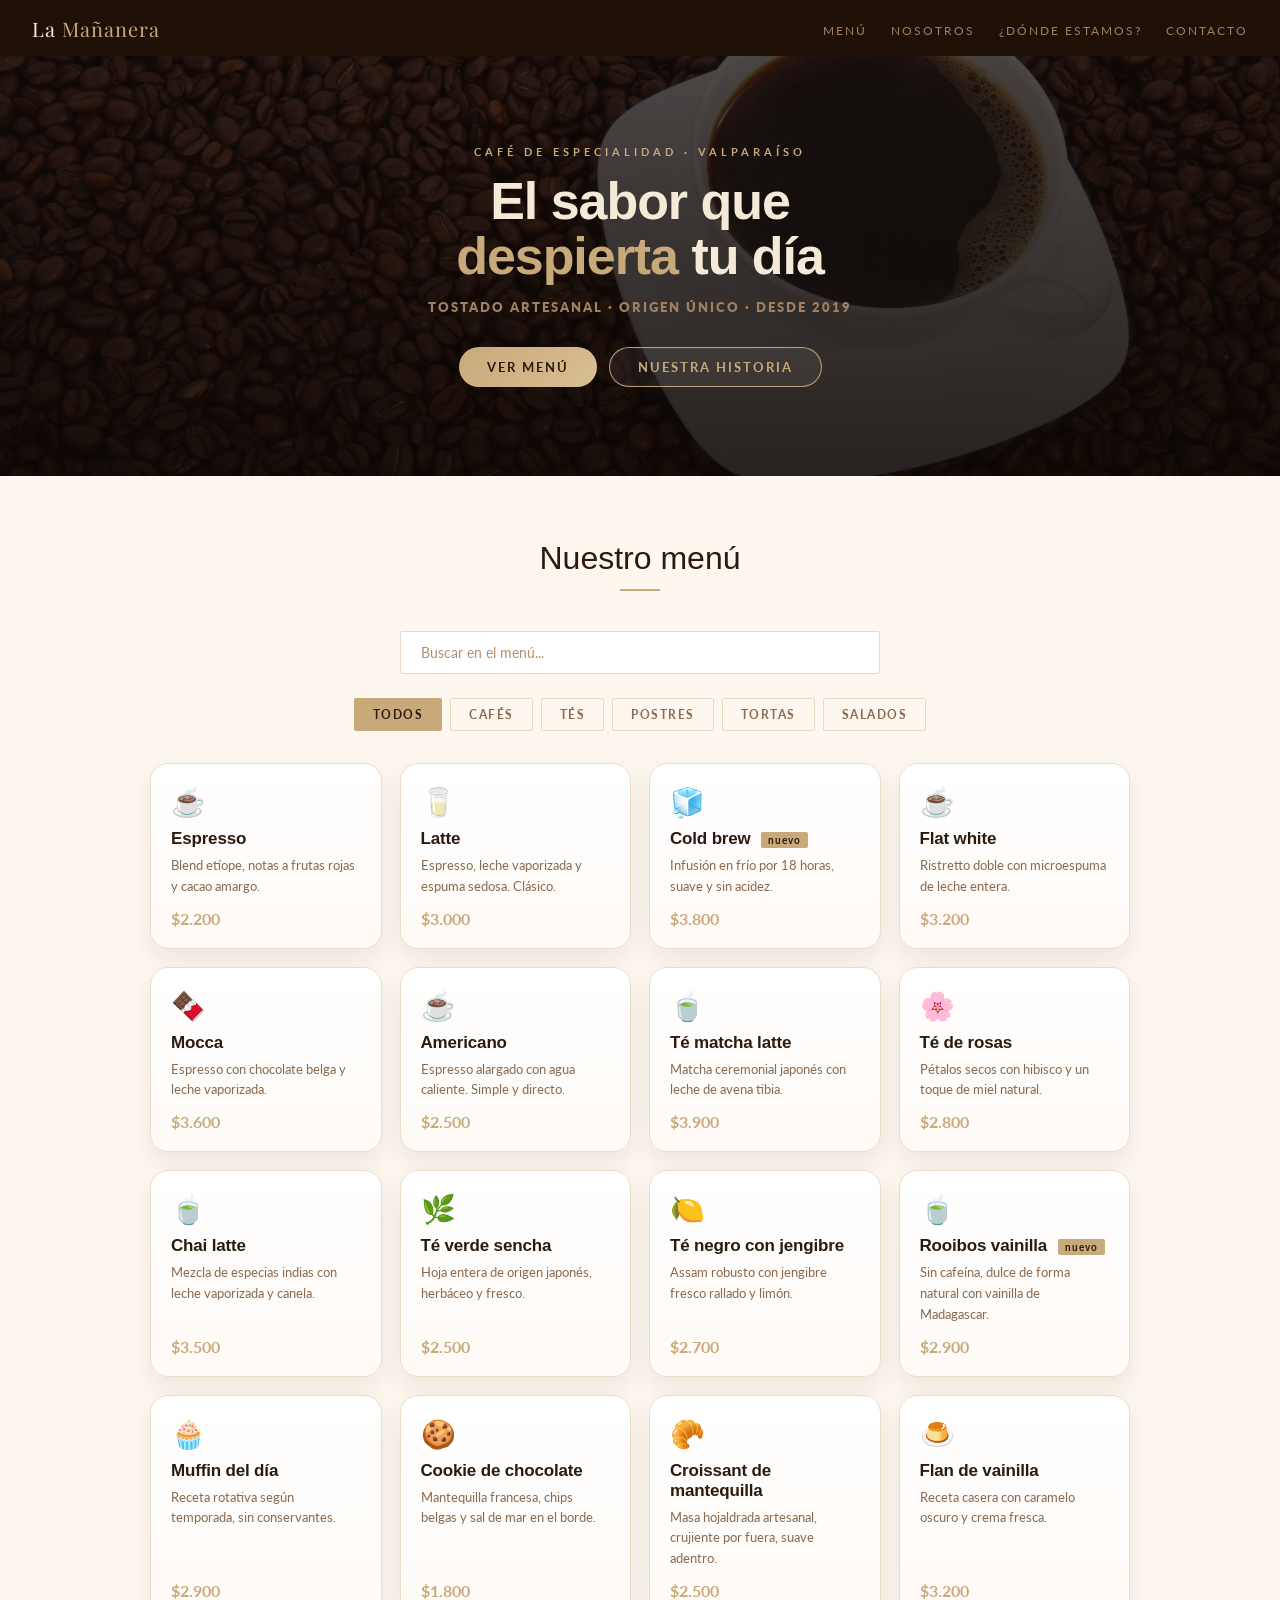
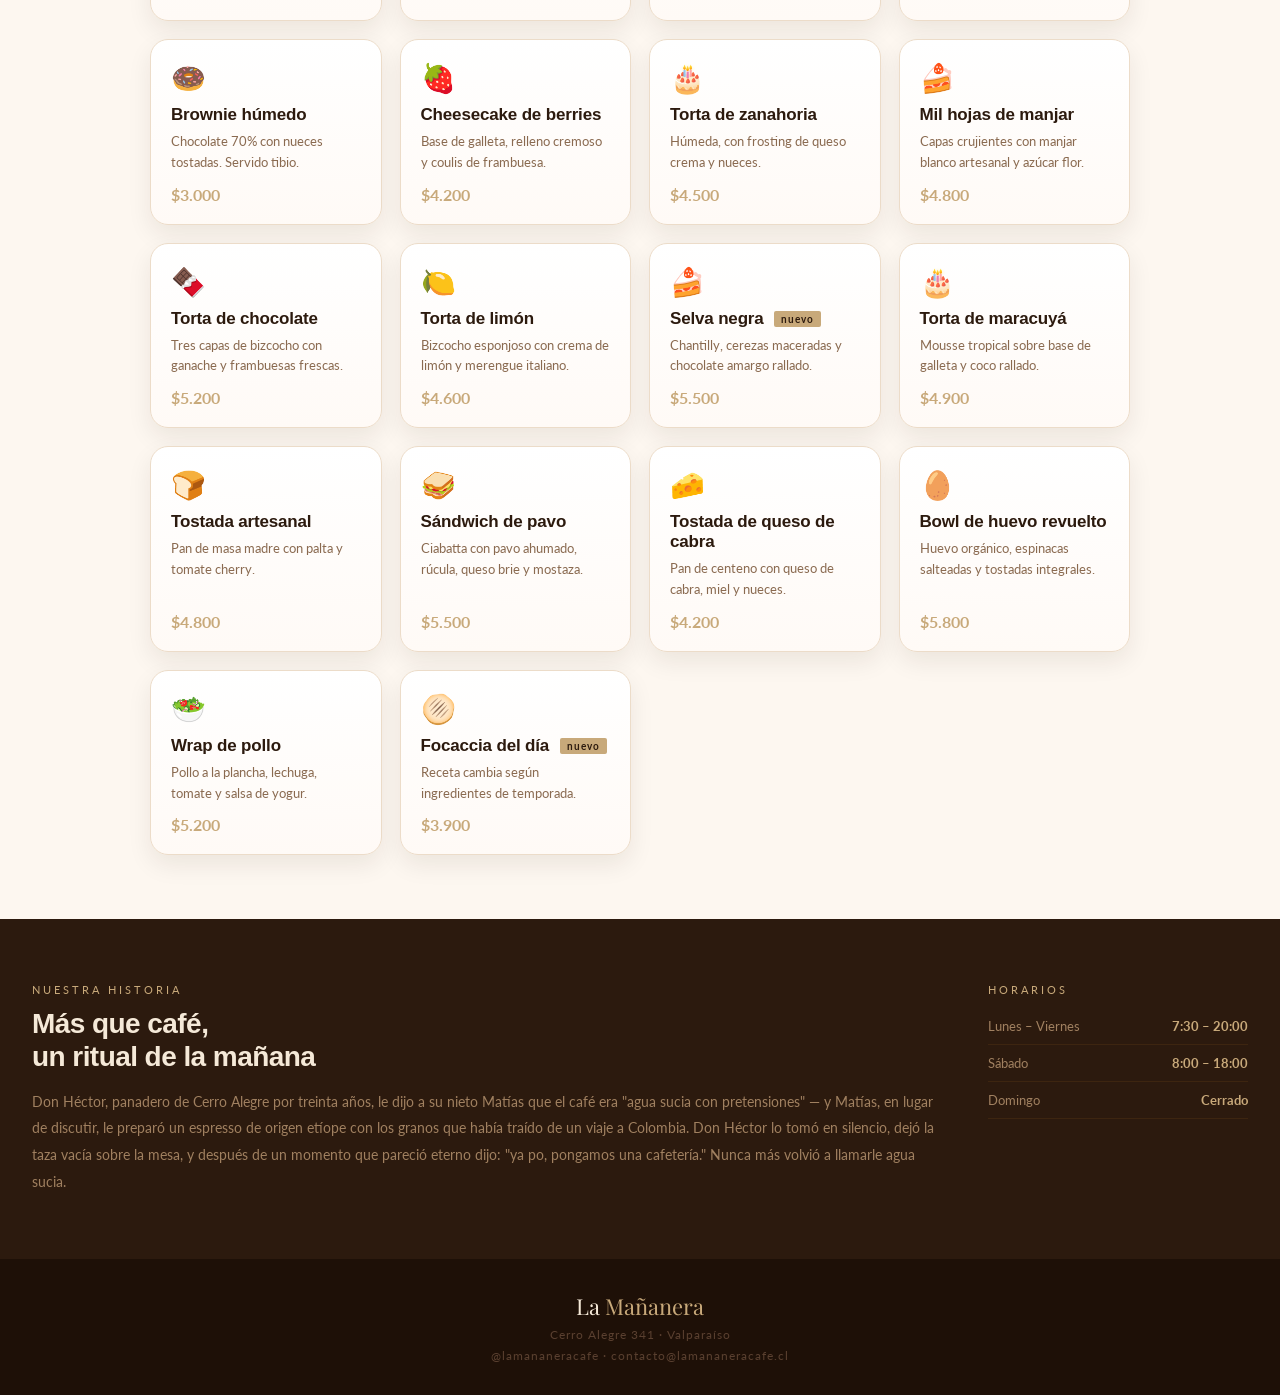
<file: index.html>
<!DOCTYPE html>
<html lang="es">
<head>
  <meta charset="UTF-8" />
  <meta name="viewport" content="width=device-width, initial-scale=1.0" />
  <title>La Mañanera - Café de Especialidad</title>
  <link rel="stylesheet" href="style.css" />
  <link rel="preconnect" href="https://fonts.googleapis.com" />
  <link href="https://fonts.googleapis.com/css2?family=Playfair+Display:ital,wght@0,400;0,600;1,400&family=Lato:wght@300;400;700&display=swap" rel="stylesheet" />
  <link rel="preload" as="image" href="img/fondo.webp">
  <link rel="icon" type="image/png" href="img/favicon.svg" />
</head>
<body>

  <!-- NAVBAR -->
  <nav class="nav">
    <div class="nav-logo">La <span>Mañanera</span></div>
    <button class="hamburger" id="hamburger" aria-label="Abrir menú">
      <span></span><span></span><span></span>
    </button>
    <ul class="nav-links" id="navLinks">
      <li><a href="#menu" onclick="closeMenu()">Menú</a></li>
      <li><a href="#nosotros" onclick="closeMenu()">Nosotros</a></li>
      <li><a href="ubicacion.html">¿Dónde estamos?</a></li>
      <li><a href="contacto.html">Contacto</a></li>
    </ul>
  </nav>

  <!-- HERO -->
  <section class="hero">
    <p class="hero-tag">Café de especialidad · Valparaíso</p>
    <h1 class="hero-title">El sabor que<br><em>despierta</em> tu día</h1>
    <p class="hero-sub">Tostado artesanal · Origen único · Desde 2019</p>
    <div class="hero-btns">
      <a href="#menu" class="btn-primary">Ver menú</a>
      <a href="#nosotros" class="btn-secondary">Nuestra historia</a>
    </div>
  </section>

  <!-- MENÚ -->
  <section class="section" id="menu">
    <h2 class="section-title">Nuestro menú</h2>
    <div class="section-line"></div>

    <!-- BUSCADOR -->
    <div class="menu-search-wrap">
      <input type="text" id="menuSearch" class="menu-search" placeholder="Buscar en el menú..." />
    </div>

    <!-- FILTROS -->
    <div class="menu-filters">
      <button class="filter-btn active" data-cat="todos">Todos</button>
      <button class="filter-btn" data-cat="cafes">Cafés</button>
      <button class="filter-btn" data-cat="tes">Tés</button>
      <button class="filter-btn" data-cat="postres">Postres</button>
      <button class="filter-btn" data-cat="tortas">Tortas</button>
      <button class="filter-btn" data-cat="salados">Salados</button>
    </div>

    <!-- SIN RESULTADOS -->
    <p class="menu-empty" id="menuEmpty" style="display:none;">No se encontraron productos.</p>

    <!-- GRID DE PRODUCTOS -->
    <div class="menu-grid" id="menuGrid">

      <!-- CAFÉS -->
      <div class="menu-card" data-cat="cafes">
        <div class="menu-icon">☕</div>
        <p class="menu-name">Espresso</p>
        <p class="menu-desc">Blend etíope, notas a frutas rojas y cacao amargo.</p>
        <span class="menu-price">$2.200</span>
      </div>
      <div class="menu-card" data-cat="cafes">
        <div class="menu-icon">🥛</div>
        <p class="menu-name">Latte</p>
        <p class="menu-desc">Espresso, leche vaporizada y espuma sedosa. Clásico.</p>
        <span class="menu-price">$3.000</span>
      </div>
      <div class="menu-card" data-cat="cafes">
        <div class="menu-icon">🧊</div>
        <p class="menu-name">Cold brew <span class="badge-new">nuevo</span></p>
        <p class="menu-desc">Infusión en frío por 18 horas, suave y sin acidez.</p>
        <span class="menu-price">$3.800</span>
      </div>
      <div class="menu-card" data-cat="cafes">
        <div class="menu-icon">☕</div>
        <p class="menu-name">Flat white</p>
        <p class="menu-desc">Ristretto doble con microespuma de leche entera.</p>
        <span class="menu-price">$3.200</span>
      </div>
      <div class="menu-card" data-cat="cafes">
        <div class="menu-icon">🍫</div>
        <p class="menu-name">Mocca</p>
        <p class="menu-desc">Espresso con chocolate belga y leche vaporizada.</p>
        <span class="menu-price">$3.600</span>
      </div>
      <div class="menu-card" data-cat="cafes">
        <div class="menu-icon">☕</div>
        <p class="menu-name">Americano</p>
        <p class="menu-desc">Espresso alargado con agua caliente. Simple y directo.</p>
        <span class="menu-price">$2.500</span>
      </div>

      <!-- TÉS -->
      <div class="menu-card" data-cat="tes">
        <div class="menu-icon">🍵</div>
        <p class="menu-name">Té matcha latte</p>
        <p class="menu-desc">Matcha ceremonial japonés con leche de avena tibia.</p>
        <span class="menu-price">$3.900</span>
      </div>
      <div class="menu-card" data-cat="tes">
        <div class="menu-icon">🌸</div>
        <p class="menu-name">Té de rosas</p>
        <p class="menu-desc">Pétalos secos con hibisco y un toque de miel natural.</p>
        <span class="menu-price">$2.800</span>
      </div>
      <div class="menu-card" data-cat="tes">
        <div class="menu-icon">🍵</div>
        <p class="menu-name">Chai latte</p>
        <p class="menu-desc">Mezcla de especias indias con leche vaporizada y canela.</p>
        <span class="menu-price">$3.500</span>
      </div>
      <div class="menu-card" data-cat="tes">
        <div class="menu-icon">🌿</div>
        <p class="menu-name">Té verde sencha</p>
        <p class="menu-desc">Hoja entera de origen japonés, herbáceo y fresco.</p>
        <span class="menu-price">$2.500</span>
      </div>
      <div class="menu-card" data-cat="tes">
        <div class="menu-icon">🍋</div>
        <p class="menu-name">Té negro con jengibre</p>
        <p class="menu-desc">Assam robusto con jengibre fresco rallado y limón.</p>
        <span class="menu-price">$2.700</span>
      </div>
      <div class="menu-card" data-cat="tes">
        <div class="menu-icon">🍵</div>
        <p class="menu-name">Rooibos vainilla <span class="badge-new">nuevo</span></p>
        <p class="menu-desc">Sin cafeína, dulce de forma natural con vainilla de Madagascar.</p>
        <span class="menu-price">$2.900</span>
      </div>

      <!-- POSTRES -->
      <div class="menu-card" data-cat="postres">
        <div class="menu-icon">🧁</div>
        <p class="menu-name">Muffin del día</p>
        <p class="menu-desc">Receta rotativa según temporada, sin conservantes.</p>
        <span class="menu-price">$2.900</span>
      </div>
      <div class="menu-card" data-cat="postres">
        <div class="menu-icon">🍪</div>
        <p class="menu-name">Cookie de chocolate</p>
        <p class="menu-desc">Mantequilla francesa, chips belgas y sal de mar en el borde.</p>
        <span class="menu-price">$1.800</span>
      </div>
      <div class="menu-card" data-cat="postres">
        <div class="menu-icon">🥐</div>
        <p class="menu-name">Croissant de mantequilla</p>
        <p class="menu-desc">Masa hojaldrada artesanal, crujiente por fuera, suave adentro.</p>
        <span class="menu-price">$2.500</span>
      </div>
      <div class="menu-card" data-cat="postres">
        <div class="menu-icon">🍮</div>
        <p class="menu-name">Flan de vainilla</p>
        <p class="menu-desc">Receta casera con caramelo oscuro y crema fresca.</p>
        <span class="menu-price">$3.200</span>
      </div>
      <div class="menu-card" data-cat="postres">
        <div class="menu-icon">🍩</div>
        <p class="menu-name">Brownie húmedo</p>
        <p class="menu-desc">Chocolate 70% con nueces tostadas. Servido tibio.</p>
        <span class="menu-price">$3.000</span>
      </div>
      <div class="menu-card" data-cat="postres">
        <div class="menu-icon">🍓</div>
        <p class="menu-name">Cheesecake de berries</p>
        <p class="menu-desc">Base de galleta, relleno cremoso y coulis de frambuesa.</p>
        <span class="menu-price">$4.200</span>
      </div>

      <!-- TORTAS -->
      <div class="menu-card" data-cat="tortas">
        <div class="menu-icon">🎂</div>
        <p class="menu-name">Torta de zanahoria</p>
        <p class="menu-desc">Húmeda, con frosting de queso crema y nueces.</p>
        <span class="menu-price">$4.500</span>
      </div>
      <div class="menu-card" data-cat="tortas">
        <div class="menu-icon">🍰</div>
        <p class="menu-name">Mil hojas de manjar</p>
        <p class="menu-desc">Capas crujientes con manjar blanco artesanal y azúcar flor.</p>
        <span class="menu-price">$4.800</span>
      </div>
      <div class="menu-card" data-cat="tortas">
        <div class="menu-icon">🍫</div>
        <p class="menu-name">Torta de chocolate</p>
        <p class="menu-desc">Tres capas de bizcocho con ganache y frambuesas frescas.</p>
        <span class="menu-price">$5.200</span>
      </div>
      <div class="menu-card" data-cat="tortas">
        <div class="menu-icon">🍋</div>
        <p class="menu-name">Torta de limón</p>
        <p class="menu-desc">Bizcocho esponjoso con crema de limón y merengue italiano.</p>
        <span class="menu-price">$4.600</span>
      </div>
      <div class="menu-card" data-cat="tortas">
        <div class="menu-icon">🍰</div>
        <p class="menu-name">Selva negra <span class="badge-new">nuevo</span></p>
        <p class="menu-desc">Chantilly, cerezas maceradas y chocolate amargo rallado.</p>
        <span class="menu-price">$5.500</span>
      </div>
      <div class="menu-card" data-cat="tortas">
        <div class="menu-icon">🎂</div>
        <p class="menu-name">Torta de maracuyá</p>
        <p class="menu-desc">Mousse tropical sobre base de galleta y coco rallado.</p>
        <span class="menu-price">$4.900</span>
      </div>

      <!-- SALADOS -->
      <div class="menu-card" data-cat="salados">
        <div class="menu-icon">🍞</div>
        <p class="menu-name">Tostada artesanal</p>
        <p class="menu-desc">Pan de masa madre con palta y tomate cherry.</p>
        <span class="menu-price">$4.800</span>
      </div>
      <div class="menu-card" data-cat="salados">
        <div class="menu-icon">🥪</div>
        <p class="menu-name">Sándwich de pavo</p>
        <p class="menu-desc">Ciabatta con pavo ahumado, rúcula, queso brie y mostaza.</p>
        <span class="menu-price">$5.500</span>
      </div>
      <div class="menu-card" data-cat="salados">
        <div class="menu-icon">🧀</div>
        <p class="menu-name">Tostada de queso de cabra</p>
        <p class="menu-desc">Pan de centeno con queso de cabra, miel y nueces.</p>
        <span class="menu-price">$4.200</span>
      </div>
      <div class="menu-card" data-cat="salados">
        <div class="menu-icon">🥚</div>
        <p class="menu-name">Bowl de huevo revuelto</p>
        <p class="menu-desc">Huevo orgánico, espinacas salteadas y tostadas integrales.</p>
        <span class="menu-price">$5.800</span>
      </div>
      <div class="menu-card" data-cat="salados">
        <div class="menu-icon">🥗</div>
        <p class="menu-name">Wrap de pollo</p>
        <p class="menu-desc">Pollo a la plancha, lechuga, tomate y salsa de yogur.</p>
        <span class="menu-price">$5.200</span>
      </div>
      <div class="menu-card" data-cat="salados">
        <div class="menu-icon">🫓</div>
        <p class="menu-name">Focaccia del día <span class="badge-new">nuevo</span></p>
        <p class="menu-desc">Receta cambia según ingredientes de temporada.</p>
        <span class="menu-price">$3.900</span>
      </div>

    </div>
  </section>

  <!-- NOSOTROS -->
  <section class="about" id="nosotros">
    <div class="about-text">
      <span class="about-label">Nuestra historia</span>
      <h2 class="about-heading">Más que café,<br>un ritual de la mañana</h2>
      <p class="about-body">Don Héctor, panadero de Cerro Alegre por treinta años, le dijo a su nieto Matías que el café era "agua sucia con pretensiones" — y Matías, en lugar de discutir, le preparó un espresso de origen etíope con los granos que había traído de un viaje a Colombia. Don Héctor lo tomó en silencio, dejó la taza vacía sobre la mesa, y después de un momento que pareció eterno dijo: "ya po, pongamos una cafetería." Nunca más volvió a llamarle agua sucia.
</p>
    </div>
    <div class="about-hours" id="horarios">
      <span class="about-label">Horarios</span>
      <div class="hours">
        <div class="hour-row"><span>Lunes – Viernes</span><strong>7:30 – 20:00</strong></div>
        <div class="hour-row"><span>Sábado</span><strong>8:00 – 18:00</strong></div>
        <div class="hour-row"><span>Domingo</span><strong>Cerrado</strong></div>
      </div>
    </div>
  </section>

  <!-- FOOTER / CONTACTO -->
  <footer class="footer" id="contacto">
    <div class="footer-logo">La <span>Mañanera</span></div>
    <p class="footer-sub">Cerro Alegre 341 · Valparaíso</p>
    <p class="footer-sub">@lamananeracafe · contacto@lamananeracafe.cl</p>
  </footer>


<script>
  const cards = document.querySelectorAll('.menu-card');
  const filterBtns = document.querySelectorAll('.filter-btn');
  const searchInput = document.getElementById('menuSearch');
  const emptyMsg = document.getElementById('menuEmpty');

  let currentCat = 'todos';

  function filterMenu() {
    const query = searchInput.value.toLowerCase().trim();
    let visible = 0;

    cards.forEach(card => {
      const cat = card.dataset.cat;
      const text = card.innerText.toLowerCase();
      const matchCat = currentCat === 'todos' || cat === currentCat;
      const matchSearch = query === '' || text.includes(query);

      if (matchCat && matchSearch) {
        card.style.display = '';
        visible++;
      } else {
        card.style.display = 'none';
      }
    });

    emptyMsg.style.display = visible === 0 ? 'block' : 'none';
  }

  filterBtns.forEach(btn => {
    btn.addEventListener('click', () => {
      filterBtns.forEach(b => b.classList.remove('active'));
      btn.classList.add('active');
      currentCat = btn.dataset.cat;
      filterMenu();
    });
  });

  searchInput.addEventListener('input', filterMenu);
</script>

<script>
  const hamburger = document.getElementById('hamburger');
  const navLinks = document.getElementById('navLinks');
  hamburger.addEventListener('click', () => {
    navLinks.classList.toggle('open');
    hamburger.classList.toggle('active');
  });
  function closeMenu() {
    navLinks.classList.remove('open');
    hamburger.classList.remove('active');
  }
</script>

</body>
</html>
</file>
<file: style.css>
/* ===== RESET & BASE ===== */
*, *::before, *::after { box-sizing: border-box; margin: 0; padding: 0; }

body {
  font-family: 'Lato', sans-serif;
  background: #fdf7f0;
  color: #2c1a0e;
}

a { text-decoration: none; }

/* ===== NAVBAR ===== */
.nav {
  background: #1e1007;
  padding: 0 2rem;
  display: flex;
  align-items: center;
  justify-content: space-between;
  height: 56px;
  position: sticky;
  top: 0;
  z-index: 100;
}

.nav-logo {
  font-family: 'Playfair Display', serif;
  font-size: 20px;
  color: #f5e9d8;
  letter-spacing: 1px;
}

.nav-logo span { color: #c8a97a; }

.nav-links {
  display: flex;
  gap: 24px;
  list-style: none;
}

.nav-links a {
  font-size: 12px;
  color: #a08060;
  letter-spacing: 2px;
  text-transform: uppercase;
  transition: color 0.2s;
}

.nav-links a:hover { color: #c8a97a; }

/* ===== HERO ===== */
.hero {
  position: relative;
  min-height: 420px;
  display: flex;
  align-items: center;
  justify-content: center;
  flex-direction: column;
  text-align: center;
  padding: 4rem 2rem;
  overflow: hidden;
  background-color: #3a2a1a;
  background:
    linear-gradient(rgba(20, 12, 8, 0.68), rgba(20, 12, 8, 0.82)),
    url('img/fondo.webp') center/cover no-repeat;
}

.hero::before {
  content: "";
  position: absolute;
  inset: 0;
  background: linear-gradient(180deg, rgba(0, 0, 0, 0.15) 0%, rgba(0, 0, 0, 0.35) 100%);
  z-index: 0;
}

.hero > * {
  position: relative;
  z-index: 1;
}

.hero-tag {
  font-size: 11px;
  letter-spacing: 4px;
  text-transform: uppercase;
  color: #c8a97a;
  margin-bottom: 1rem;
  font-weight: 700;
}

.hero-title {
  font-family: "SF Pro Display", -apple-system, BlinkMacSystemFont, "Segoe UI", Arial, sans-serif;
  font-size: 52px;
  font-weight: 600;
  color: #f5e9d8;
  line-height: 1.05;
  letter-spacing: -0.02em;
  margin-bottom: 1rem;
}

.hero-title em {
  font-family: inherit;
  font-style: normal;
  font-weight: 700;
  color: #c8a97a;
}

.hero-sub {
  font-size: 13px;
  font-weight: 800;
  color: #a08060;
  letter-spacing: 2px;
  text-transform: uppercase;
  margin-bottom: 2rem;
}

.hero-btns {
  display: flex;
  gap: 12px;
  flex-wrap: wrap;
  justify-content: center;
}

.btn-primary {
  display: inline-flex;
  align-items: center;
  justify-content: center;
  background: linear-gradient(135deg, #c8a97a 0%, #d9bf93 100%);
  color: #2c1a0e;
  padding: 12px 28px;
  font-family: 'Lato', sans-serif;
  font-size: 13px;
  font-weight: 700;
  letter-spacing: 2px;
  text-transform: uppercase;
  border-radius: 999px;
  box-shadow: 0 8px 18px rgba(44, 26, 14, 0.18);
  transition: transform 0.18s ease, box-shadow 0.18s ease, background 0.18s ease;
}

.btn-primary:hover {
  background: linear-gradient(135deg, #d4b98a 0%, #e2caa8 100%);
  transform: translateY(-2px);
  box-shadow: 0 12px 24px rgba(44, 26, 14, 0.22);
}

.btn-secondary {
  display: inline-flex;
  align-items: center;
  justify-content: center;
  background: rgba(255, 255, 255, 0.06);
  color: #c8a97a;
  padding: 11px 28px;
  border: 1.5px solid rgba(200, 169, 122, 0.9);
  font-family: 'Lato', sans-serif;
  font-size: 13px;
  font-weight: 700;
  letter-spacing: 2px;
  text-transform: uppercase;
  border-radius: 999px;
  box-shadow: inset 0 0 0 1px rgba(255, 255, 255, 0.04);
  transition: transform 0.18s ease, background 0.18s ease, box-shadow 0.18s ease, color 0.18s ease;
}

.btn-secondary:hover {
  background: rgba(200, 169, 122, 0.12);
  color: #f2dfc2;
  transform: translateY(-2px);
  box-shadow: 0 10px 20px rgba(44, 26, 14, 0.14);
}

/* ===== SECCIÓN MENÚ ===== */
.section {
  padding: 4rem 2rem;
  background: #fdf7f0;
}

.section-title {
  font-family: "SF Pro Display", -apple-system, BlinkMacSystemFont, "Segoe UI", Arial, sans-serif;
  font-size: 32px;
  color: #2c1a0e;
  text-align: center;
  font-weight: 400;
}

.section-line {
  width: 40px;
  height: 2px;
  background: #c8a97a;
  margin: 0.75rem auto 2.5rem;
}

.menu-grid {
  display: grid;
  grid-template-columns: repeat(auto-fit, minmax(220px, 1fr));
  gap: 18px;
  align-items: stretch;
  max-width: 980px;
  margin: 0 auto;
}

.menu-card {
  display: flex;
  flex-direction: column;
  height: 100%;
  background: linear-gradient(180deg, #fff 0%, #fffaf6 100%);
  border: 1px solid #ecdcc9;
  border-radius: 18px;
  padding: 1.25rem;
  box-shadow: 0 10px 24px rgba(44, 26, 14, 0.08);
  transition: transform 0.18s ease, box-shadow 0.18s ease;
}

.menu-card:hover {
  transform: translateY(-3px);
  box-shadow: 0 14px 30px rgba(44, 26, 14, 0.12);
}

.menu-icon { font-size: 28px; margin-bottom: 10px; }

.menu-name {
  font-family: "SF Pro Display", -apple-system, BlinkMacSystemFont, "Segoe UI", Arial, sans-serif;
  font-size: 17px;
  font-weight: 700;
  color: #2c1a0e;
  letter-spacing: -0.01em;
  margin-bottom: 6px;
}

.menu-desc {
  font-size: 13px;
  color: #8a6a50;
  line-height: 1.6;
  margin-bottom: 12px;
}

.menu-price {
  margin-top: auto;
  font-size: 16px;
  font-weight: 700;
  color: #c8a97a;
}

/* ===== BUSCADOR ===== */
.menu-search-wrap {
  max-width: 480px;
  margin: 0 auto 1.5rem;
  position: relative;
}

.menu-search {
  width: 100%;
  padding: 12px 20px;
  font-family: 'Lato', sans-serif;
  font-size: 14px;
  color: #2c1a0e;
  background: #fff;
  border: 1px solid #e8d8c4;
  border-radius: 2px;
  outline: none;
  transition: border-color 0.2s;
}

.menu-search::placeholder { color: #b09070; }
.menu-search:focus { border-color: #c8a97a; }

/* ===== FILTROS ===== */
.menu-filters {
  display: flex;
  gap: 8px;
  flex-wrap: wrap;
  justify-content: center;
  margin-bottom: 2rem;
}

.filter-btn {
  background: transparent;
  border: 1px solid #e8d8c4;
  color: #8a6a50;
  padding: 8px 18px;
  font-family: 'Lato', sans-serif;
  font-size: 12px;
  font-weight: 700;
  letter-spacing: 1.5px;
  text-transform: uppercase;
  border-radius: 2px;
  cursor: pointer;
  transition: all 0.2s;
}

.filter-btn:hover {
  border-color: #c8a97a;
  color: #c8a97a;
}

.filter-btn.active {
  background: #c8a97a;
  border-color: #c8a97a;
  color: #2c1a0e;
}

/* SIN RESULTADOS */
.menu-empty {
  text-align: center;
  color: #b09070;
  font-size: 14px;
  padding: 2rem 0;
  font-style: italic;
}

.badge-new {
  background: #c8a97a;
  color: #2c1a0e;
  font-size: 10px;
  font-weight: 700;
  letter-spacing: 1px;
  padding: 2px 7px;
  border-radius: 2px;
  vertical-align: middle;
  margin-left: 6px;
  font-family: 'Lato', sans-serif;
}

/* ===== NOSOTROS + HORARIOS ===== */
.about {
  background: #2c1a0e;
  padding: 4rem 2rem;
  display: flex;
  gap: 3rem;
  align-items: flex-start;
  flex-wrap: wrap;
  max-width: 100%;
}

.about-text { flex: 1; min-width: 240px; }
.about-hours { flex: 0 0 260px; }

.about-label {
  font-size: 11px;
  letter-spacing: 3px;
  text-transform: uppercase;
  color: #c8a97a;
  margin-bottom: 0.75rem;
  display: block;
}

.about-heading {
  font-family: "SF Pro Display", -apple-system, BlinkMacSystemFont, "Segoe UI", Arial, sans-serif;
  font-size: 28px;
  color: #f5e9d8;
  line-height: 1.15;
  margin-bottom: 1rem;
  font-weight: 600;
  letter-spacing: -0.02em;
}

.about-body {
  font-size: 14px;
  color: #a08060;
  line-height: 1.9;
}

.hours { display: flex; flex-direction: column; gap: 0; }

.hour-row {
  display: flex;
  justify-content: space-between;
  font-size: 13px;
  color: #a08060;
  border-bottom: 0.5px solid #3d2510;
  padding: 10px 0;
}

.hour-row strong { color: #c8a97a; }

/* ===== FOOTER ===== */
.footer {
  background: #1e1007;
  padding: 2rem;
  text-align: center;
  display: flex;
  flex-direction: column;
  gap: 6px;
}

.footer-logo {
  font-family: 'Playfair Display', serif;
  font-size: 22px;
  color: #f5e9d8;
}

.footer-logo span { color: #c8a97a; }

.footer-sub {
  font-size: 12px;
  color: #5a4030;
  letter-spacing: 1px;
}

/* ===== HAMBURGUESA ===== */
.hamburger {
  display: none;
  flex-direction: column;
  gap: 5px;
  background: none;
  border: none;
  cursor: pointer;
  padding: 4px;
  z-index: 200;
}

.hamburger span {
  display: block;
  width: 24px;
  height: 2px;
  background: #c8a97a;
  border-radius: 2px;
  transition: all 0.3s;
}

.hamburger.active span:nth-child(1) {
  transform: translateY(7px) rotate(45deg);
}
.hamburger.active span:nth-child(2) {
  opacity: 0;
}
.hamburger.active span:nth-child(3) {
  transform: translateY(-7px) rotate(-45deg);
}

/* ===== RESPONSIVE ===== */
@media (max-width: 600px) {
  .hero-title { font-size: 36px; }
  .inner-title { font-size: 28px; }

  .hamburger { display: flex; }

  .nav-links {
    display: none;
    flex-direction: column;
    position: fixed;
    top: 56px;
    left: 0;
    right: 0;
    background: #1e1007;
    padding: 1rem 2rem 1.5rem;
    gap: 0;
    z-index: 150;
  }

  .nav-links.open { display: flex; }

  .nav-links li { border-bottom: 0.5px solid #2c1a0e; }

  .nav-links a {
    display: block;
    padding: 14px 0;
    font-size: 13px;
  }

  .about { flex-direction: column; gap: 2rem; }
  .about-hours { flex: 0 0 auto; width: 100%; }
  .contacto-grid { grid-template-columns: 1fr; }
}
.nav-logo { text-decoration: none; }

.nav-active { color: #c8a97a !important; }

.inner-hero {
  position: relative;
  background-color: #3a2a1a;
  background:
    linear-gradient(rgba(20, 12, 8, 0.55), rgba(20, 12, 8, 0.72)),
    url('img/fondo.webp') center/cover no-repeat;
  padding: 3.5rem 2rem 3rem;
  text-align: center;
  overflow: hidden;
}

.inner-hero::before {
  content: "";
  position: absolute;
  inset: 0;
  background: linear-gradient(180deg, rgba(0, 0, 0, 0.12) 0%, rgba(0, 0, 0, 0.28) 100%);
  z-index: 0;
}

.inner-hero > * {
  position: relative;
  z-index: 1;
}

.inner-title {
  font-family: "SF Pro Display", -apple-system, BlinkMacSystemFont, "Segoe UI", Arial, sans-serif;
  font-size: 40px;
  font-weight: 400;
  color: #f5e9d8;
  line-height: 1.2;
  margin-top: 0.5rem;
}

.inner-title em { font-style: normal; color: #c8a97a; }

.inner-section {
  padding: 3rem 2rem;
  max-width: 960px;
  margin: 0 auto;
}

/* ===== UBICACIÓN ===== */
.ubicacion-grid {
  display: grid;
  grid-template-columns: repeat(auto-fit, minmax(220px, 1fr));
  gap: 16px;
  margin-bottom: 2.5rem;
}

.info-card {
  background: linear-gradient(180deg, #fff 0%, #fffaf6 100%);
  border: 1px solid #ecdcc9;
  border-radius: 18px;
  padding: 1.75rem 1.5rem;
  box-shadow: 0 10px 24px rgba(44, 26, 14, 0.08);
}

.info-icon { font-size: 28px; margin-bottom: 12px; }

.info-title {
  font-family: "SF Pro Display", -apple-system, BlinkMacSystemFont, "Segoe UI", Arial, sans-serif;
  font-size: 18px;
  color: #2c1a0e;
  margin-bottom: 10px;
  font-weight: 600;
  letter-spacing: -0.01em;
}

.info-main {
  font-size: 16px;
  font-weight: 700;
  color: #2c1a0e;
  margin-bottom: 4px;
}

.info-sub {
  font-size: 13px;
  color: #8a6a50;
  margin-bottom: 14px;
}

.info-link {
  font-size: 13px;
  font-weight: 700;
  color: #c8a97a;
  letter-spacing: 0.5px;
}

.info-link:hover { text-decoration: underline; }

.llegar-list {
  list-style: none;
  display: flex;
  flex-direction: column;
  gap: 10px;
}

.llegar-list li {
  font-size: 13px;
  color: #5a3a20;
  line-height: 1.5;
}

.llegar-tipo {
  display: inline-block;
  background: #f5ece0;
  color: #8a5a30;
  font-size: 10px;
  font-weight: 700;
  letter-spacing: 1px;
  text-transform: uppercase;
  padding: 2px 8px;
  border-radius: 2px;
  margin-right: 6px;
  vertical-align: middle;
}

.hour-row.domingo strong { color: #b09070; }

.map-placeholder {
  background: #f5ece0;
  border: 0.5px solid #e8d8c4;
  border-radius: 4px;
  padding: 3rem 2rem;
  text-align: center;
}

.map-pin { font-size: 36px; margin-bottom: 8px; }

.map-label {
  font-family: "SF Pro Display", -apple-system, BlinkMacSystemFont, "Segoe UI", Arial, sans-serif;
  font-size: 20px;
  color: #2c1a0e;
  margin-bottom: 4px;
  font-weight: 600;
  letter-spacing: -0.01em;
}

.map-sub { font-size: 13px; color: #8a6a50; }

/* ===== CONTACTO ===== */
.contacto-grid {
  display: grid;
  grid-template-columns: 1fr 1.4fr;
  gap: 2.5rem;
  align-items: start;
}

.contacto-canales {
  display: flex;
  flex-direction: column;
  gap: 12px;
}

.canal-card {
  display: flex;
  align-items: center;
  gap: 14px;
  padding: 1.1rem 1.25rem;
  border-radius: 18px;
  border: 1px solid #ecdcc9;
  background: linear-gradient(180deg, #fff 0%, #fffaf6 100%);
  box-shadow: 0 10px 24px rgba(44, 26, 14, 0.08);
  text-decoration: none;
  transition: transform 0.18s ease, box-shadow 0.18s ease, border-color 0.18s ease;
}

.canal-card:hover {
  transform: translateY(-2px);
  border-color: #c8a97a;
  box-shadow: 0 14px 28px rgba(44, 26, 14, 0.12);
}

.canal-icon { font-size: 24px; flex-shrink: 0; }

.canal-nombre {
  font-family: "SF Pro Display", -apple-system, BlinkMacSystemFont, "Segoe UI", Arial, sans-serif;
  font-size: 14px;
  font-weight: 700;
  color: #2c1a0e;
  margin-bottom: 2px;
  letter-spacing: -0.01em;
}

.canal-detalle { font-size: 12px; color: #8a6a50; }

.canal-arrow {
  margin-left: auto;
  font-size: 16px;
  color: #c8a97a;
  font-weight: 700;
}

.form-title {
  font-family: "SF Pro Display", -apple-system, BlinkMacSystemFont, "Segoe UI", Arial, sans-serif;
  font-size: 22px;
  color: #2c1a0e;
  font-weight: 600;
  letter-spacing: -0.01em;
  margin-bottom: 4px;
}

.form-sub { font-size: 13px; color: #8a6a50; margin-bottom: 1.5rem; }

.form-group { margin-bottom: 1rem; }

.form-label {
  display: block;
  font-size: 12px;
  font-weight: 700;
  letter-spacing: 1px;
  text-transform: uppercase;
  color: #8a6a50;
  margin-bottom: 6px;
}

.form-input {
  width: 100%;
  padding: 11px 14px;
  font-family: 'Lato', sans-serif;
  font-size: 14px;
  color: #2c1a0e;
  background: #fff;
  border: 1px solid #e8d8c4;
  border-radius: 2px;
  outline: none;
  transition: border-color 0.2s;
}

.form-input:focus { border-color: #c8a97a; }
.form-input::placeholder { color: #b09070; }

.form-textarea {
  resize: vertical;
  min-height: 110px;
}

.form-submit {
  border: none;
  cursor: pointer;
  width: 100%;
  margin-top: 0.5rem;
}

.form-ok {
  text-align: center;
  color: #8a5a30;
  font-size: 14px;
  padding: 0.75rem 0;
  font-style: italic;
}

@media (max-width: 640px) {
  .contacto-grid { grid-template-columns: 1fr; }
  .inner-title { font-size: 28px; }
}
</file>
